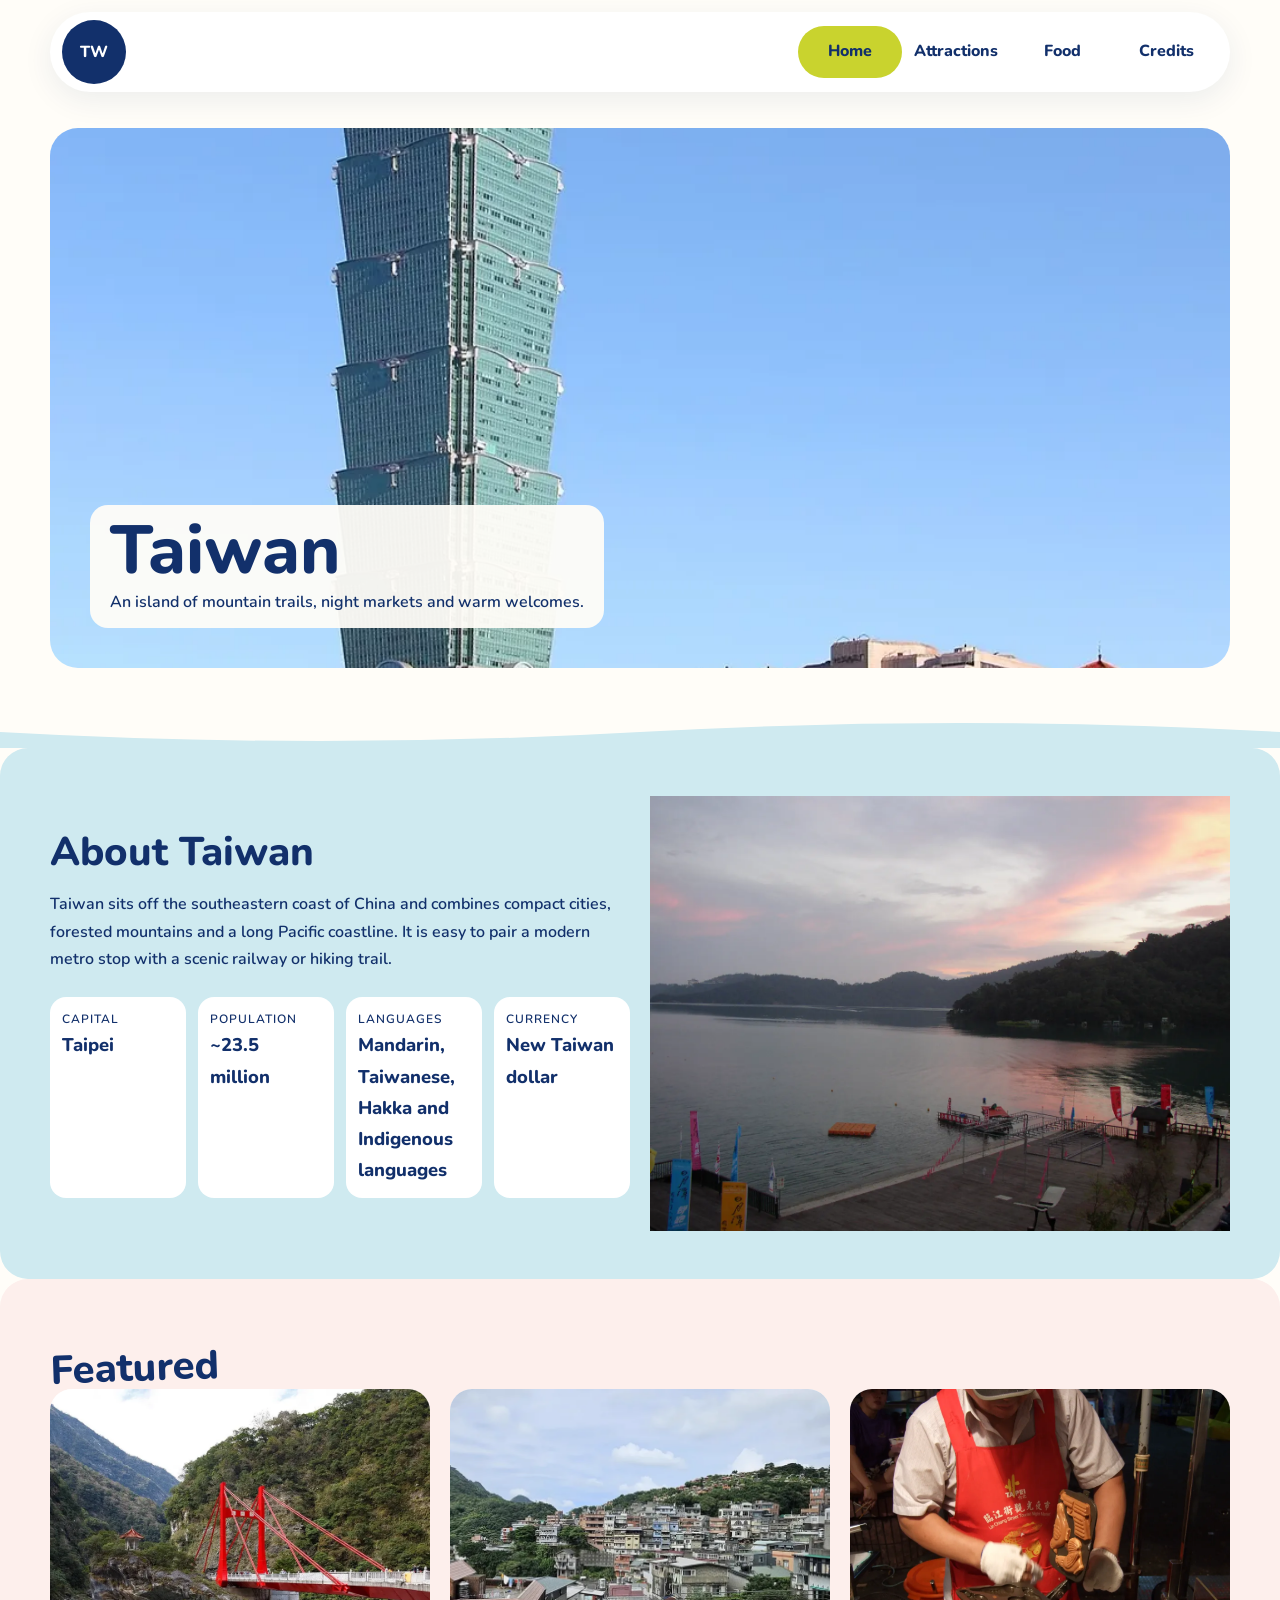
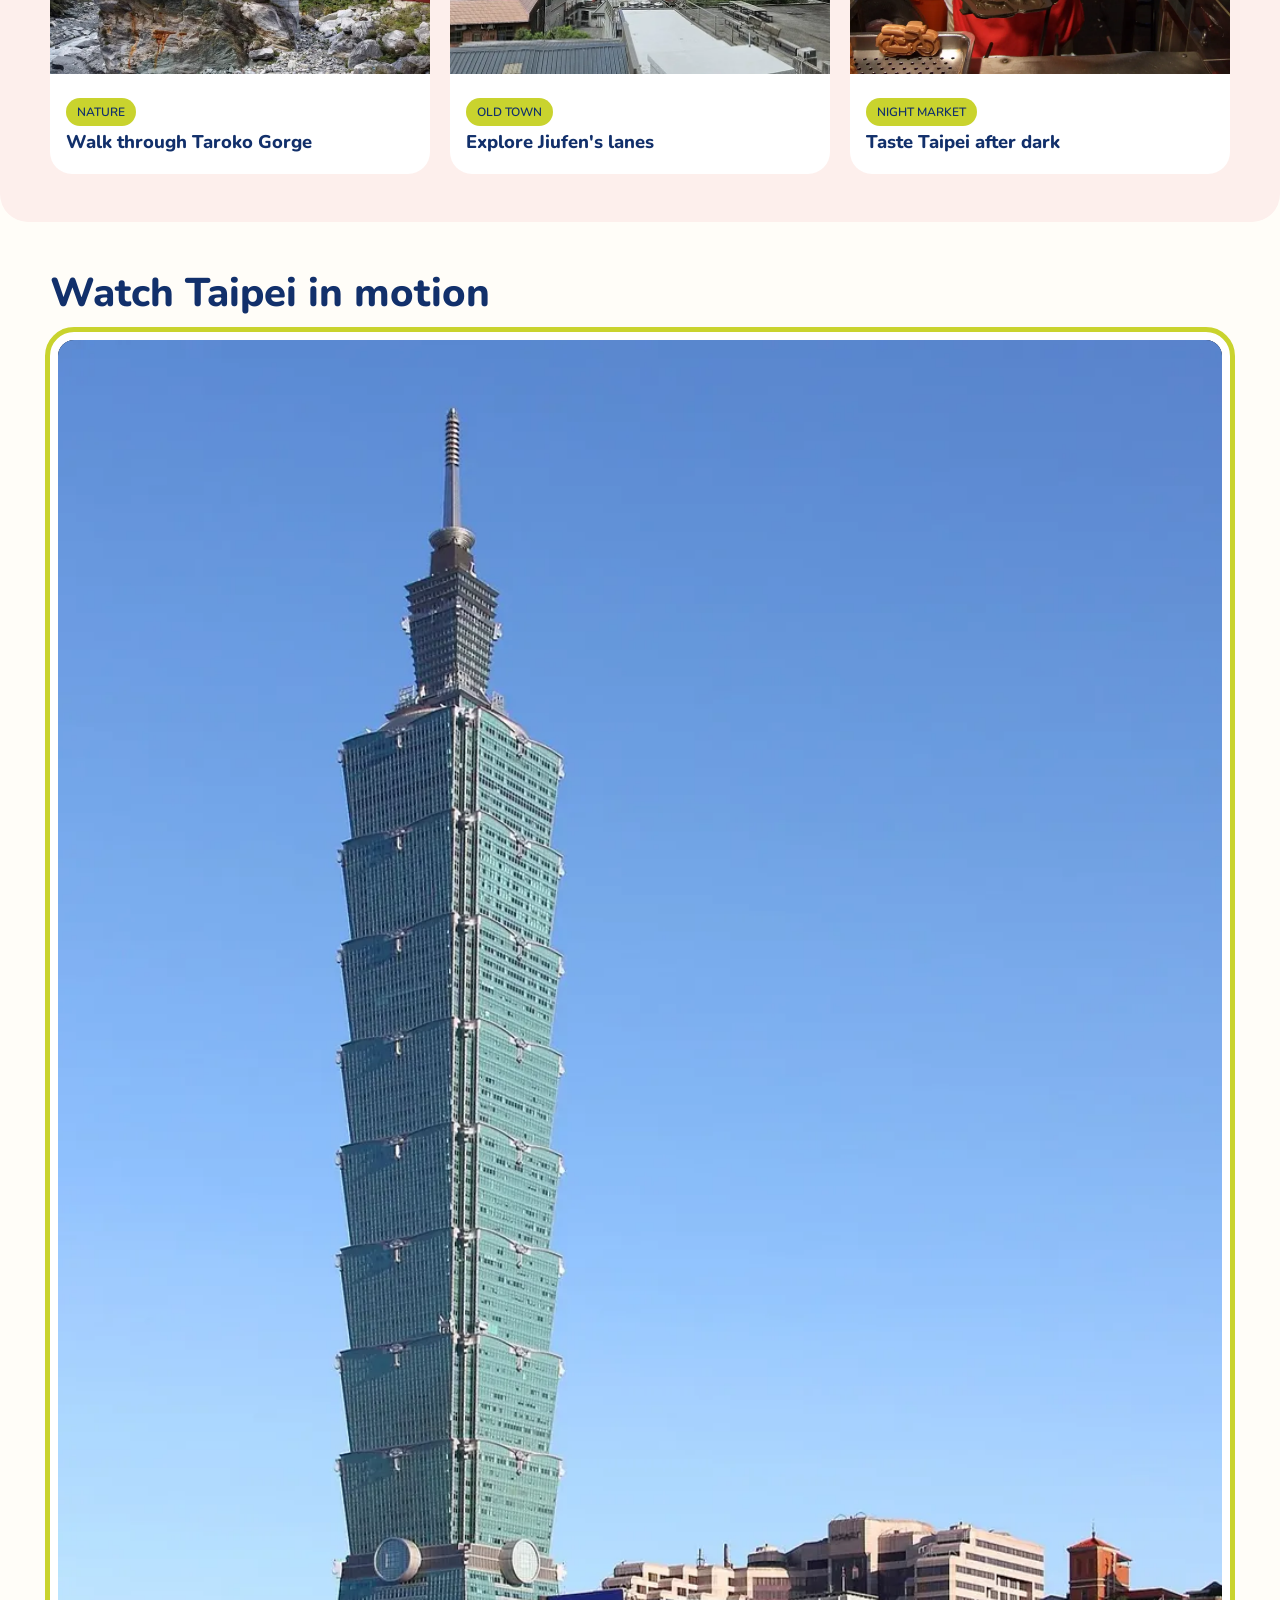
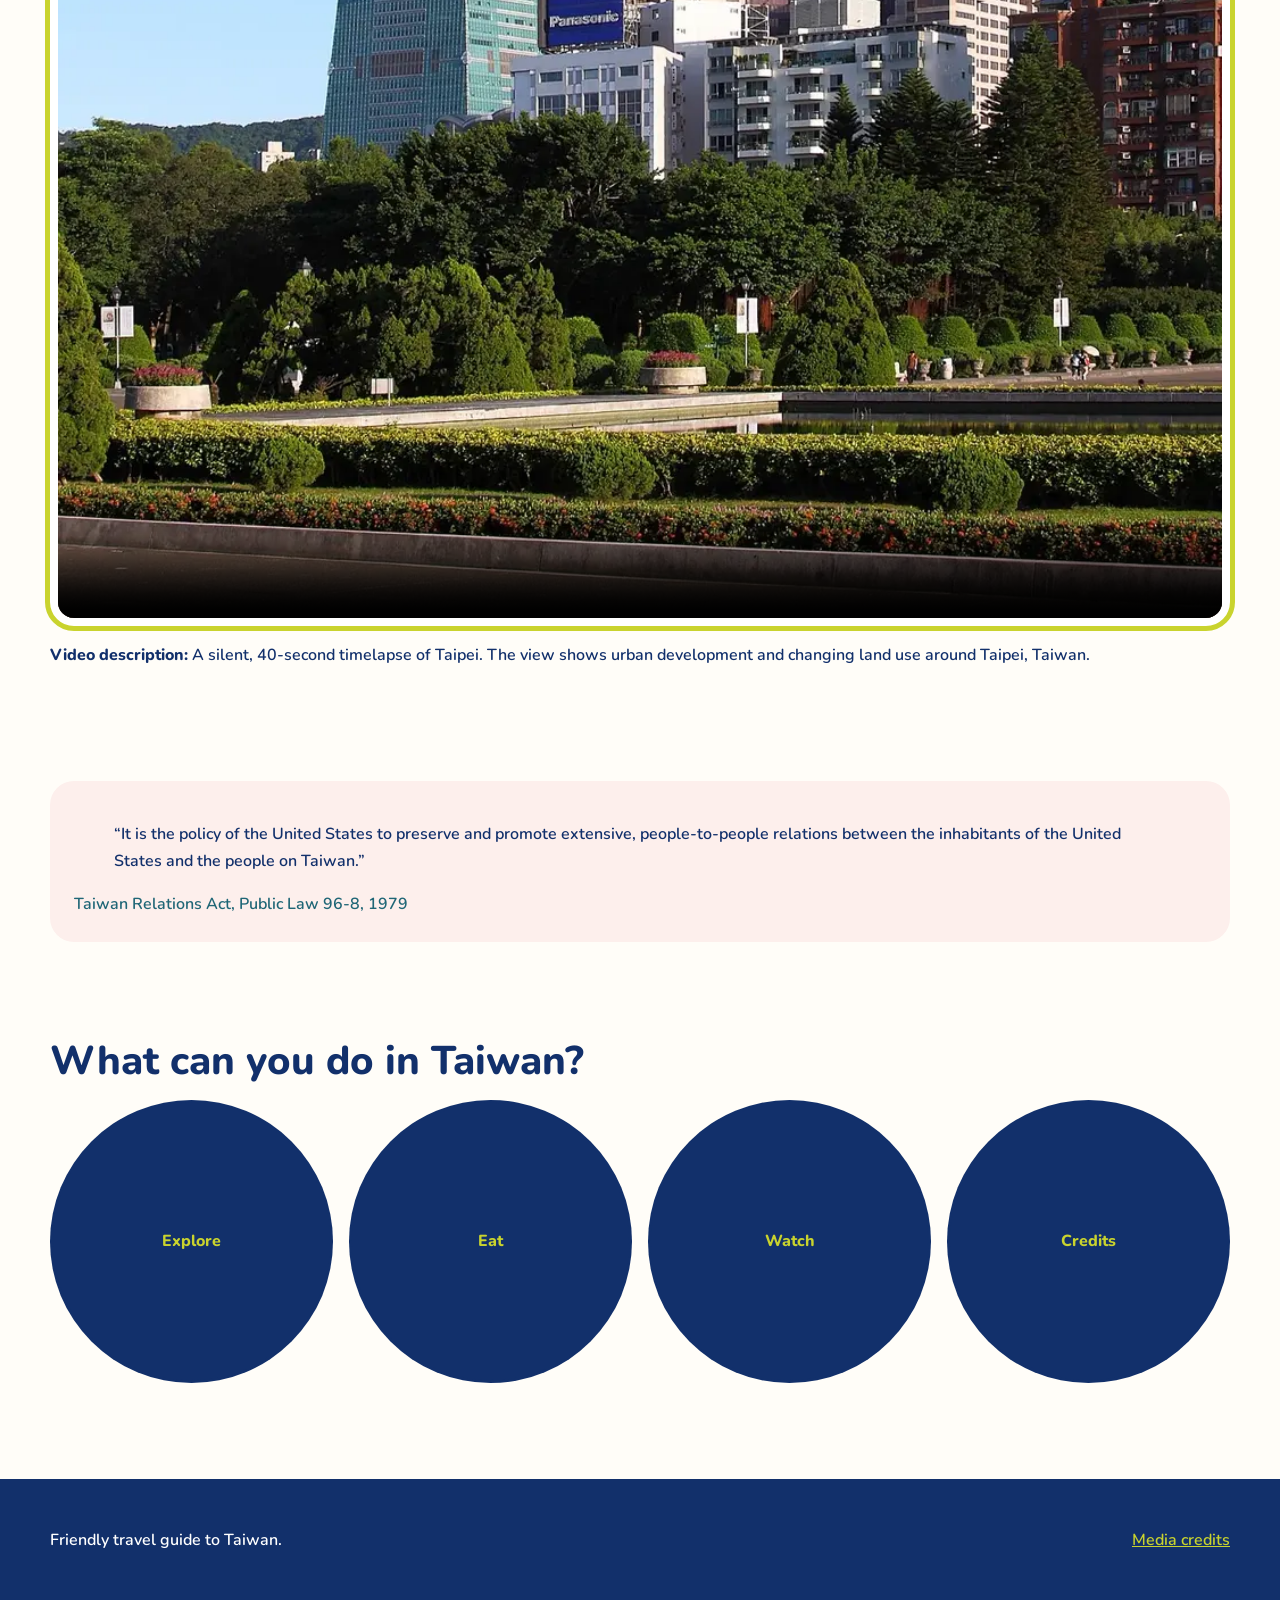
<file: index.html>
<!DOCTYPE html>
<html lang="en">
<head>
  <meta charset="utf-8">
  <meta name="viewport" content="width=device-width, initial-scale=1">
  <title>Taiwan | Friendly Travel Guide</title>
  <meta name="description" content="Discover Taiwan through quick facts, scenic attractions, famous food and a short Taipei timelapse.">
  <meta name="theme-color" content="#12306B">
  <link rel="icon" href="favicon.ico">
  <link rel="icon" href="favicon.svg" type="image/svg+xml">
  <link rel="apple-touch-icon" href="apple-touch-icon.png">
  <link rel="manifest" href="site.webmanifest">
  <link rel="stylesheet" href="css/normalize.css">
  <link rel="stylesheet" href="css/styles.css">
</head>
<body>
  <a class="skip-link" href="#main">Skip to main content</a>
  <header class="site-header">
    <div class="container header-panel">
      <a class="logo-badge" href="index.html" aria-label="Taiwan home">TW</a>
      <button class="menu-button" type="button" aria-expanded="false" aria-controls="site-menu">Menu</button>
      <nav aria-label="Main">
      <ul class="site-menu" id="site-menu">
        <li><a href="index.html" aria-current="page">Home</a></li>
        <li><a href="attractions.html">Attractions</a></li>
        <li><a href="food.html">Food</a></li>
        <li><a href="credits.html">Credits</a></li>
      </ul>
      </nav>
    </div>
  </header>
  <main id="main">
    <section class="hero">
      <div class="container hero-card">
        <img src="images/taipei-101.webp" alt="Taipei 101 rising above the city skyline" width="1024" height="1652">
        <div class="hero-title"><h1>Taiwan</h1><p>An island of mountain trails, night markets and warm welcomes.</p></div>
      </div>
    </section>
    <svg class="wave" viewBox="0 0 1440 32" preserveAspectRatio="none" aria-hidden="true"><path d="M0 16Q360 34 720 16T1440 16V32H0Z" fill="#CFEAF0"/></svg>
    <section class="section panel blue">
      <div class="container about-grid">
        <div>
          <h2>About Taiwan</h2>
          <p>Taiwan sits off the southeastern coast of China and combines compact cities, forested mountains and a long Pacific coastline. It is easy to pair a modern metro stop with a scenic railway or hiking trail.</p>
          <dl class="fact-list">
            <div><dt>Capital</dt><dd>Taipei</dd></div>
            <div><dt>Population</dt><dd>~23.5 million</dd></div>
            <div><dt>Languages</dt><dd>Mandarin, Taiwanese, Hakka and Indigenous languages</dd></div>
            <div><dt>Currency</dt><dd>New Taiwan dollar</dd></div>
          </dl>
        </div>
        <img src="images/sun-moon-lake.webp" alt="Mountain ridges surrounding a calm lake" width="1280" height="960" loading="lazy">
      </div>
    </section>
    <section class="section panel pink">
      <div class="container">
        <h2 class="pickup-heading">Featured</h2>
        <div class="card-grid">
          <article class="pickup-card"><a href="attractions.html"><img src="images/taroko.webp" alt="" width="1024" height="684" loading="lazy"><div class="card-copy"><span class="tag">Nature</span><h3>Walk through Taroko Gorge</h3></div></a></article>
          <article class="pickup-card"><a href="attractions.html"><img src="images/jiufen.webp" alt="" width="1024" height="578" loading="lazy"><div class="card-copy"><span class="tag">Old town</span><h3>Explore Jiufen's lanes</h3></div></a></article>
          <article class="pickup-card"><a href="food.html"><img src="images/night-market.webp" alt="" width="1280" height="960" loading="lazy"><div class="card-copy"><span class="tag">Night market</span><h3>Taste Taipei after dark</h3></div></a></article>
        </div>
      </div>
    </section>
    <section class="section" id="video">
      <div class="container">
        <h2>Watch Taipei in motion</h2>
        <video controls preload="metadata" poster="images/taipei-101.webp">
          <source src="video/taipei-timelapse.webm" type="video/webm">
          <p>Your browser cannot play the video. The clip shows Taipei changing through the Google Timelapse series.</p>
        </video>
        <p><strong>Video description:</strong> A silent, 40-second timelapse of Taipei. The view shows urban development and changing land use around Taipei, Taiwan.</p>
      </div>
    </section>
    <section class="section">
      <div class="container">
        <figure class="quote-card">
          <blockquote>
            “It is the policy of the United States to preserve and promote extensive, people-to-people relations between the inhabitants of the United States and the people on Taiwan.”
          </blockquote>
          <figcaption>Taiwan Relations Act, Public Law 96-8, 1979</figcaption>
        </figure>
      </div>
    </section>
    <section class="section">
      <div class="container">
        <h2>What can you do in Taiwan?</h2>
        <nav class="round-links" aria-label="Explore website">
          <a class="round-link" href="attractions.html">Explore</a>
          <a class="round-link" href="food.html">Eat</a>
          <a class="round-link" href="#video">Watch</a>
          <a class="round-link" href="credits.html">Credits</a>
        </nav>
      </div>
    </section>
  </main>
  <footer class="site-footer"><div class="container footer-inner"><p>Friendly travel guide to Taiwan.</p><a href="credits.html">Media credits</a></div></footer>
  <script src="js/nav.js"></script>
</body>
</html>
</file>
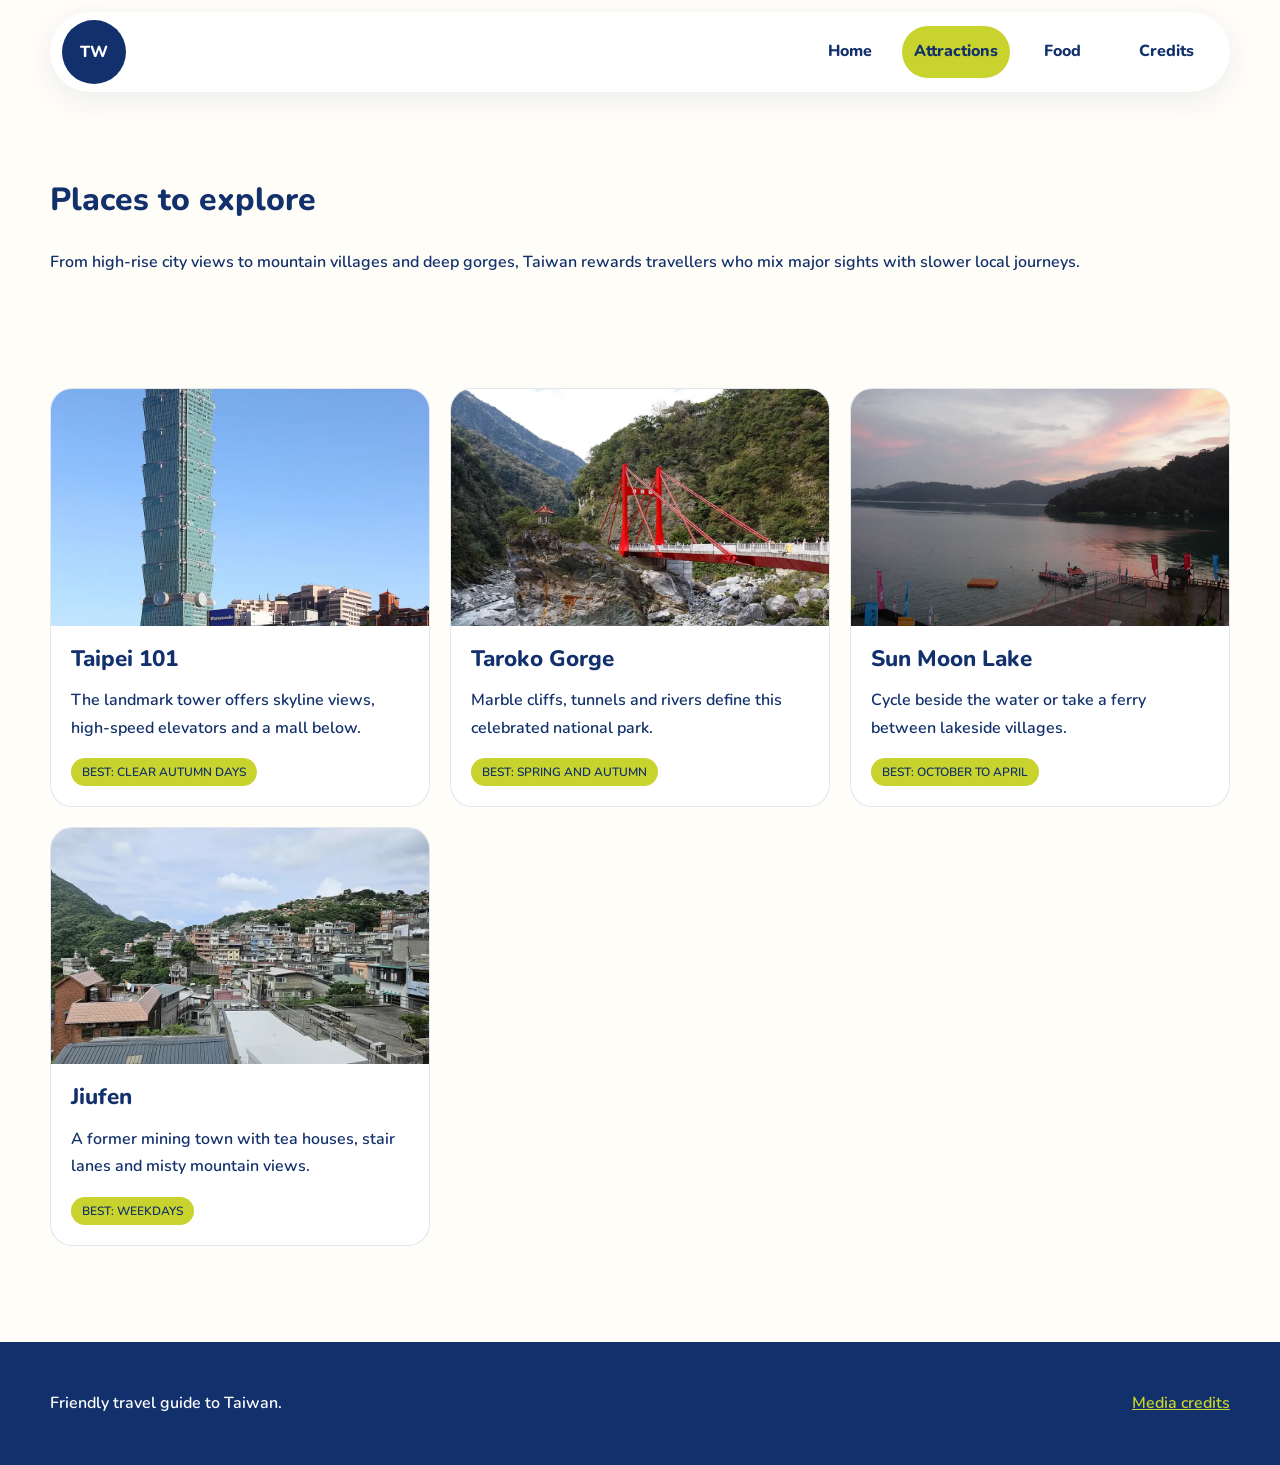
<file: attractions.html>
<!DOCTYPE html>
<html lang="en">
<head>
  <meta charset="utf-8">
  <meta name="viewport" content="width=device-width, initial-scale=1">
  <title>Taiwan Attractions | Friendly Travel Guide</title>
  <meta name="description" content="Explore Taipei 101, Taroko Gorge, Sun Moon Lake and Jiufen with simple travel tips.">
  <meta name="theme-color" content="#12306B">
  <link rel="icon" href="favicon.ico"><link rel="icon" href="favicon.svg" type="image/svg+xml">
  <link rel="apple-touch-icon" href="apple-touch-icon.png"><link rel="manifest" href="site.webmanifest">
  <link rel="stylesheet" href="css/normalize.css"><link rel="stylesheet" href="css/styles.css">
</head>
<body>
  <a class="skip-link" href="#main">Skip to main content</a>
  <header class="site-header"><div class="container header-panel">
    <a class="logo-badge" href="index.html" aria-label="Taiwan home">TW</a>
    <button class="menu-button" type="button" aria-expanded="false" aria-controls="site-menu">Menu</button>
    <nav aria-label="Main">
    <ul class="site-menu" id="site-menu"><li><a href="index.html">Home</a></li><li><a href="attractions.html" aria-current="page">Attractions</a></li><li><a href="food.html">Food</a></li><li><a href="credits.html">Credits</a></li></ul>
    </nav>
  </div></header>
  <main id="main">
    <section class="section"><div class="container"><h1>Places to explore</h1><p>From high-rise city views to mountain villages and deep gorges, Taiwan rewards travellers who mix major sights with slower local journeys.</p></div></section>
    <section class="section"><div class="container gallery">
      <article class="attraction-card"><img src="images/taipei-101.webp" alt="Taipei 101 seen from near its base" width="1024" height="1652" loading="lazy"><div><h2>Taipei 101</h2><p>The landmark tower offers skyline views, high-speed elevators and a mall below.</p><span class="tag">Best: clear autumn days</span></div></article>
      <article class="attraction-card"><img src="images/taroko.webp" alt="A road bridge crossing the dramatic Taroko Gorge" width="1024" height="684" loading="lazy"><div><h2>Taroko Gorge</h2><p>Marble cliffs, tunnels and rivers define this celebrated national park.</p><span class="tag">Best: spring and autumn</span></div></article>
      <article class="attraction-card"><img src="images/sun-moon-lake.webp" alt="Sun Moon Lake framed by green mountains" width="1280" height="960" loading="lazy"><div><h2>Sun Moon Lake</h2><p>Cycle beside the water or take a ferry between lakeside villages.</p><span class="tag">Best: October to April</span></div></article>
      <article class="attraction-card"><img src="images/jiufen.webp" alt="Hillside buildings and lanes in Jiufen" width="1024" height="578" loading="lazy"><div><h2>Jiufen</h2><p>A former mining town with tea houses, stair lanes and misty mountain views.</p><span class="tag">Best: weekdays</span></div></article>
    </div></section>
  </main>
  <footer class="site-footer"><div class="container footer-inner"><p>Friendly travel guide to Taiwan.</p><a href="credits.html">Media credits</a></div></footer>
  <script src="js/nav.js"></script>
</body>
</html>
</file>
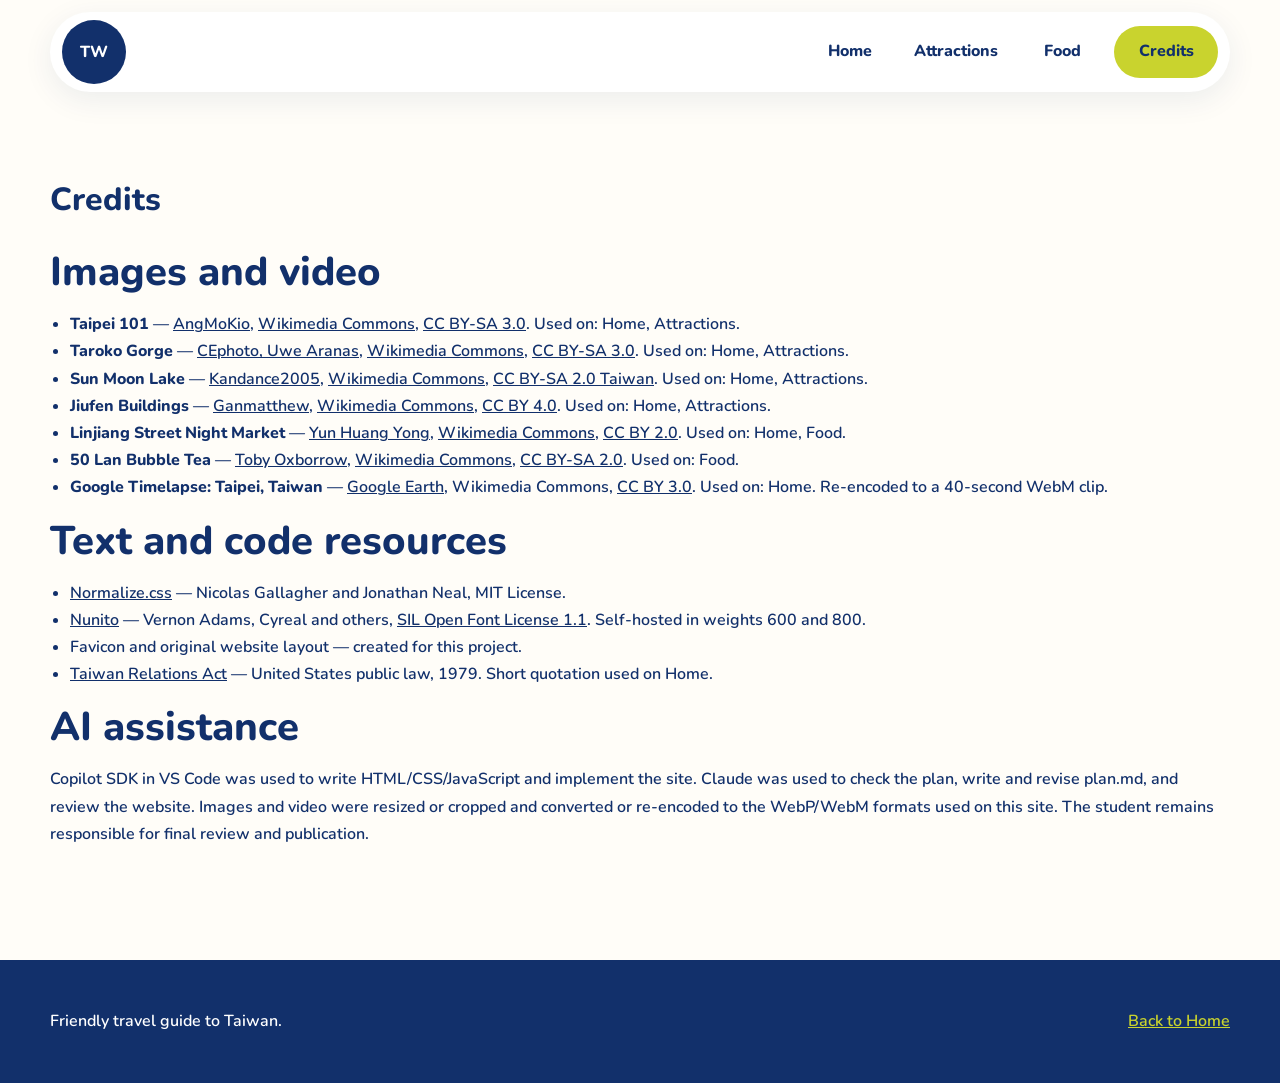
<file: credits.html>
<!DOCTYPE html>
<html lang="en">
<head>
  <meta charset="utf-8">
  <meta name="viewport" content="width=device-width, initial-scale=1">
  <title>Credits | Taiwan Travel Guide</title>
  <meta name="description" content="Credits and licenses for Taiwan website media, fonts, code resources and AI assistance.">
  <meta name="theme-color" content="#12306B">
  <link rel="icon" href="favicon.ico"><link rel="icon" href="favicon.svg" type="image/svg+xml">
  <link rel="apple-touch-icon" href="apple-touch-icon.png"><link rel="manifest" href="site.webmanifest">
  <link rel="stylesheet" href="css/normalize.css"><link rel="stylesheet" href="css/styles.css">
</head>
<body>
  <a class="skip-link" href="#main">Skip to main content</a>
  <header class="site-header"><div class="container header-panel">
    <a class="logo-badge" href="index.html" aria-label="Taiwan home">TW</a>
    <button class="menu-button" type="button" aria-expanded="false" aria-controls="site-menu">Menu</button>
    <nav aria-label="Main">
    <ul class="site-menu" id="site-menu"><li><a href="index.html">Home</a></li><li><a href="attractions.html">Attractions</a></li><li><a href="food.html">Food</a></li><li><a href="credits.html" aria-current="page">Credits</a></li></ul>
    </nav>
  </div></header>
  <main id="main">
    <section class="section"><div class="container"><h1>Credits</h1>
      <h2>Images and video</h2>
      <ul class="credits-list">
        <li><strong>Taipei 101</strong> — <a href="https://commons.wikimedia.org/wiki/User:AngMoKio">AngMoKio</a>, <a href="https://commons.wikimedia.org/wiki/File:Taipei_101_2009_amk-EditMylius.jpg">Wikimedia Commons</a>, <a href="https://creativecommons.org/licenses/by-sa/3.0">CC BY-SA 3.0</a>. Used on: Home, Attractions.</li>
        <li><strong>Taroko Gorge</strong> — <a href="https://commons.wikimedia.org/wiki/User:Ce_photo">CEphoto, Uwe Aranas</a>, <a href="https://commons.wikimedia.org/wiki/File:Taroko-Gorge_Hualien_Taiwan_Cihmu-Bridge-at-Taroko-National-Park-01.jpg">Wikimedia Commons</a>, <a href="https://creativecommons.org/licenses/by-sa/3.0">CC BY-SA 3.0</a>. Used on: Home, Attractions.</li>
        <li><strong>Sun Moon Lake</strong> — <a href="https://commons.wikimedia.org/wiki/User:Kandance2005">Kandance2005</a>, <a href="https://commons.wikimedia.org/wiki/File:Kandance2005_sun_moon_lake.jpg">Wikimedia Commons</a>, <a href="https://creativecommons.org/licenses/by-sa/2.0/tw/deed.en">CC BY-SA 2.0 Taiwan</a>. Used on: Home, Attractions.</li>
        <li><strong>Jiufen Buildings</strong> — <a href="https://commons.wikimedia.org/wiki/User:Ganmatthew">Ganmatthew</a>, <a href="https://commons.wikimedia.org/wiki/File:Jiufen_Buildings_1.jpg">Wikimedia Commons</a>, <a href="https://creativecommons.org/licenses/by/4.0">CC BY 4.0</a>. Used on: Home, Attractions.</li>
        <li><strong>Linjiang Street Night Market</strong> — <a href="https://commons.wikimedia.org/wiki/User:Yun_Huang_Yong">Yun Huang Yong</a>, <a href="https://commons.wikimedia.org/wiki/File:2007-10-23_pancakes_vendor_at_Linjiang_Street_Night_Market,_Taipei.jpg">Wikimedia Commons</a>, <a href="https://creativecommons.org/licenses/by/2.0">CC BY 2.0</a>. Used on: Home, Food.</li>
        <li><strong>50 Lan Bubble Tea</strong> — <a href="https://commons.wikimedia.org/wiki/User:Toby_Oxborrow">Toby Oxborrow</a>, <a href="https://commons.wikimedia.org/wiki/File:50_Lan_Bubble_Tea_20061226.jpg">Wikimedia Commons</a>, <a href="https://creativecommons.org/licenses/by-sa/2.0">CC BY-SA 2.0</a>. Used on: Food.</li>
        <li><strong>Google Timelapse: Taipei, Taiwan</strong> — <a href="https://commons.wikimedia.org/wiki/File:Google_Timelapse-_Taipei,_Taiwan.webm">Google Earth</a>, Wikimedia Commons, <a href="https://creativecommons.org/licenses/by/3.0">CC BY 3.0</a>. Used on: Home. Re-encoded to a 40-second WebM clip.</li>
      </ul>
      <h2>Text and code resources</h2>
      <ul class="credits-list">
        <li><a href="https://necolas.github.io/normalize.css/">Normalize.css</a> — Nicolas Gallagher and Jonathan Neal, MIT License.</li>
        <li><a href="https://fonts.google.com/specimen/Nunito">Nunito</a> — Vernon Adams, Cyreal and others, <a href="https://scripts.sil.org/OFL">SIL Open Font License 1.1</a>. Self-hosted in weights 600 and 800.</li>
        <li>Favicon and original website layout — created for this project.</li>
        <li><a href="https://www.govinfo.gov/content/pkg/STATUTE-94/pdf/STATUTE-94-Pg224.pdf">Taiwan Relations Act</a> — United States public law, 1979. Short quotation used on Home.</li>
      </ul>
      <h2>AI assistance</h2>
      <p>Copilot SDK in VS Code was used to write HTML/CSS/JavaScript and implement the site. Claude was used to check the plan, write and revise plan.md, and review the website. Images and video were resized or cropped and converted or re-encoded to the WebP/WebM formats used on this site. The student remains responsible for final review and publication.</p>
    </div></section>
  </main>
  <footer class="site-footer"><div class="container footer-inner"><p>Friendly travel guide to Taiwan.</p><a href="index.html">Back to Home</a></div></footer>
  <script src="js/nav.js"></script>
</body>
</html>
</file>
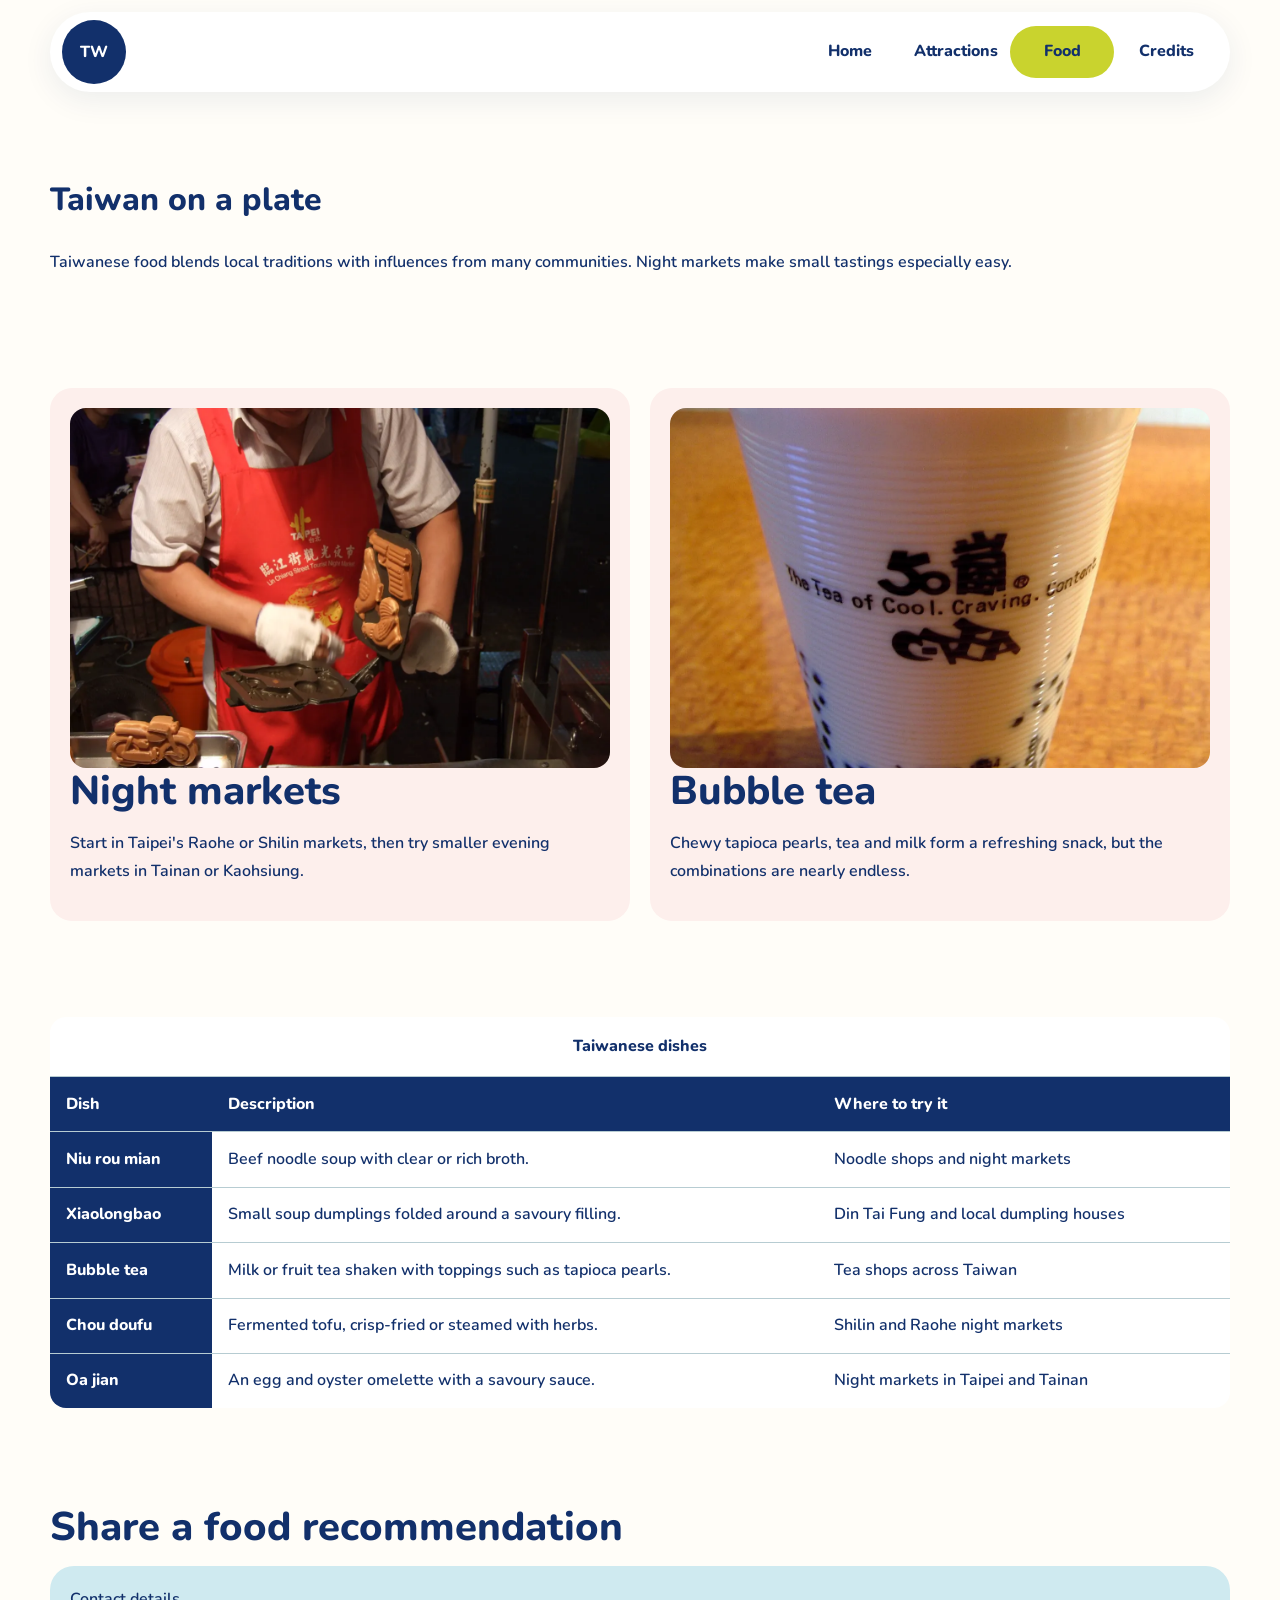
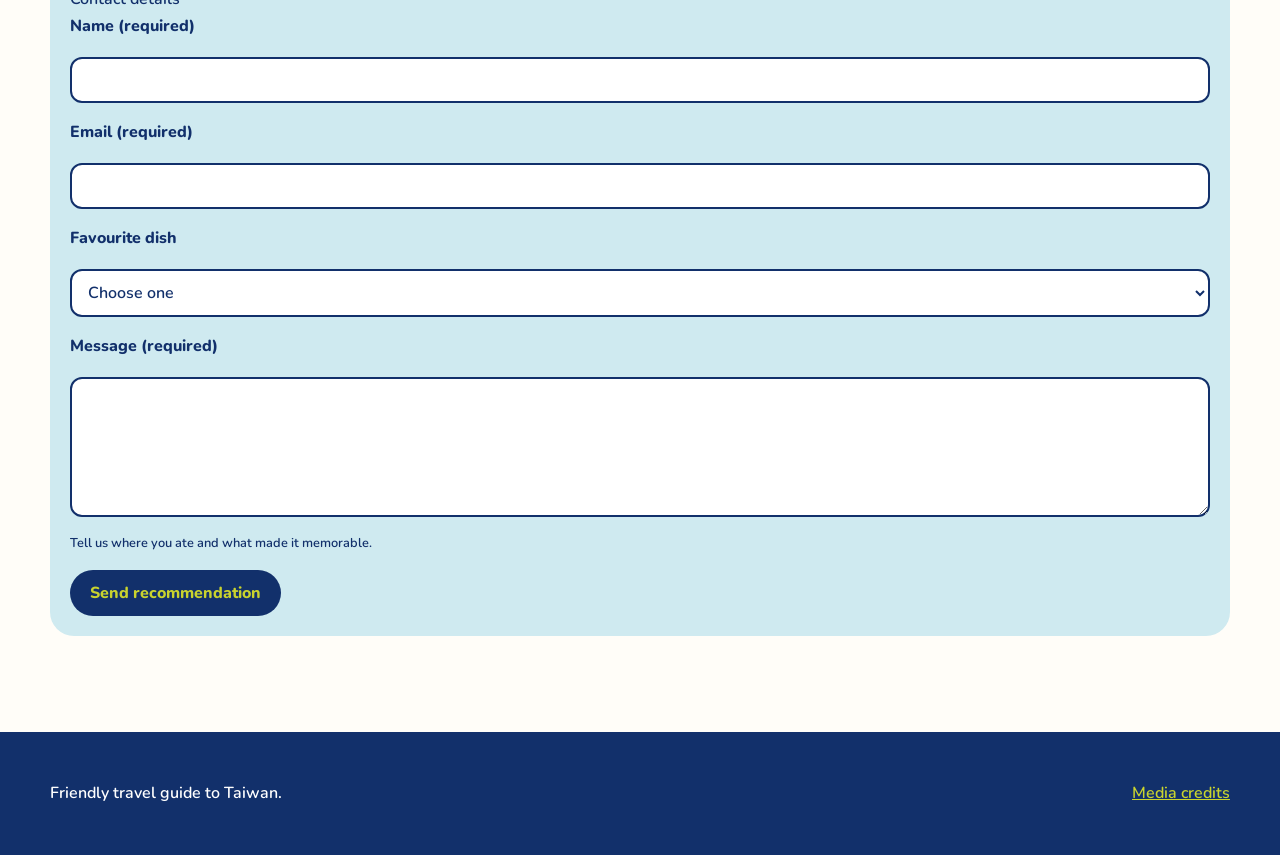
<file: food.html>
<!DOCTYPE html>
<html lang="en">
<head>
  <meta charset="utf-8">
  <meta name="viewport" content="width=device-width, initial-scale=1">
  <title>Taiwan Food | Friendly Travel Guide</title>
  <meta name="description" content="Taste Taiwan through niu rou mian, bubble tea, night markets and a local food table.">
  <meta name="theme-color" content="#12306B">
  <link rel="icon" href="favicon.ico"><link rel="icon" href="favicon.svg" type="image/svg+xml">
  <link rel="apple-touch-icon" href="apple-touch-icon.png"><link rel="manifest" href="site.webmanifest">
  <link rel="stylesheet" href="css/normalize.css"><link rel="stylesheet" href="css/styles.css">
</head>
<body>
  <a class="skip-link" href="#main">Skip to main content</a>
  <header class="site-header"><div class="container header-panel">
    <a class="logo-badge" href="index.html" aria-label="Taiwan home">TW</a>
    <button class="menu-button" type="button" aria-expanded="false" aria-controls="site-menu">Menu</button>
    <nav aria-label="Main">
    <ul class="site-menu" id="site-menu"><li><a href="index.html">Home</a></li><li><a href="attractions.html">Attractions</a></li><li><a href="food.html" aria-current="page">Food</a></li><li><a href="credits.html">Credits</a></li></ul>
    </nav>
  </div></header>
  <main id="main">
    <section class="section"><div class="container"><h1>Taiwan on a plate</h1><p>Taiwanese food blends local traditions with influences from many communities. Night markets make small tastings especially easy.</p></div></section>
    <section class="section"><div class="container food-grid">
      <div class="food-feature"><img src="images/night-market.webp" alt="A food stall in Linjiang Street Night Market" width="1280" height="960" loading="lazy"><h2>Night markets</h2><p>Start in Taipei's Raohe or Shilin markets, then try smaller evening markets in Tainan or Kaohsiung.</p></div>
      <div class="food-feature"><img src="images/bubble-tea.webp" alt="A Taiwanese bubble tea shop and drinks" width="1280" height="1704" loading="lazy"><h2>Bubble tea</h2><p>Chewy tapioca pearls, tea and milk form a refreshing snack, but the combinations are nearly endless.</p></div>
    </div></section>
    <section class="section"><div class="container">
      <section class="table-scroll" tabindex="0" aria-label="Scrollable table of Taiwanese dishes">
        <table>
          <caption>Taiwanese dishes</caption>
          <thead><tr><th scope="col">Dish</th><th scope="col">Description</th><th scope="col">Where to try it</th></tr></thead>
          <tbody>
            <tr><th scope="row">Niu rou mian</th><td>Beef noodle soup with clear or rich broth.</td><td>Noodle shops and night markets</td></tr>
            <tr><th scope="row">Xiaolongbao</th><td>Small soup dumplings folded around a savoury filling.</td><td>Din Tai Fung and local dumpling houses</td></tr>
            <tr><th scope="row">Bubble tea</th><td>Milk or fruit tea shaken with toppings such as tapioca pearls.</td><td>Tea shops across Taiwan</td></tr>
            <tr><th scope="row">Chou doufu</th><td>Fermented tofu, crisp-fried or steamed with herbs.</td><td>Shilin and Raohe night markets</td></tr>
            <tr><th scope="row">Oa jian</th><td>An egg and oyster omelette with a savoury sauce.</td><td>Night markets in Taipei and Tainan</td></tr>
          </tbody>
        </table>
      </section>
    </div></section>
    <section class="section"><div class="container">
      <h2>Share a food recommendation</h2>
      <form action="#" method="post">
        <fieldset><legend>Contact details</legend>
          <label for="name">Name (required)</label><input id="name" name="name" type="text" autocomplete="name" required>
          <label for="email">Email (required)</label><input id="email" name="email" type="email" autocomplete="email" required>
          <label for="dish">Favourite dish</label><select id="dish" name="dish"><option value="">Choose one</option><option>Niu rou mian</option><option>Xiaolongbao</option><option>Bubble tea</option><option>Chou doufu</option><option>Oa jian</option></select>
          <label for="message">Message (required)</label><textarea id="message" name="message" required aria-describedby="message-hint"></textarea><small id="message-hint">Tell us where you ate and what made it memorable.</small>
        </fieldset>
        <button class="submit-button" type="submit">Send recommendation</button>
      </form>
    </div></section>
  </main>
  <footer class="site-footer"><div class="container footer-inner"><p>Friendly travel guide to Taiwan.</p><a href="credits.html">Media credits</a></div></footer>
  <script src="js/nav.js"></script>
</body>
</html>
</file>
<file: css/styles.css>
:root {
  --cream: #fffdf8;
  --navy: #12306b;
  --blue: #cfeaf0;
  --pink: #fdefec;
  --lime: #c9d32e;
  --teal: #1f6676;
  --white: #fff;
}

@font-face {
  font-family: "Nunito";
  src: url("../fonts/nunito-600.woff2") format("woff2");
  font-weight: 600;
  font-style: normal;
  font-display: swap;
}
@font-face {
  font-family: "Nunito";
  src: url("../fonts/nunito-800.woff2") format("woff2");
  font-weight: 800;
  font-style: normal;
  font-display: swap;
}

* { box-sizing: border-box; }
html { scroll-behavior: smooth; }
body {
  margin: 0;
  background: var(--cream);
  color: var(--navy);
  font-family: "Nunito", Arial, sans-serif;
  font-size: 16px;
  font-weight: 600;
  line-height: 1.7;
}
img, video { max-width: 100%; height: auto; display: block; }
a { color: var(--navy); }
a:hover { text-decoration-thickness: 3px; }
:focus-visible { outline: 3px solid #d14900; outline-offset: 4px; }
.skip-link {
  position: absolute;
  left: 1rem;
  top: -100px;
  z-index: 100;
  background: var(--navy);
  color: var(--white);
  padding: .75rem 1rem;
  border-radius: 999px;
}
.skip-link:focus { top: 1rem; }
.container { width: min(100% - 2rem, 1180px); margin-inline: auto; }
.site-header { position: relative; z-index: 10; padding: .75rem 0; }
.header-panel {
  display: flex;
  align-items: center;
  justify-content: space-between;
  gap: 1rem;
  min-height: 76px;
  padding: .5rem .75rem;
  background: var(--white);
  border-radius: 36px;
  box-shadow: 0 8px 30px rgba(18,48,107,.08);
}
.logo-badge {
  display: grid;
  place-items: center;
  width: 64px;
  height: 64px;
  flex: 0 0 64px;
  border-radius: 50%;
  background: var(--navy);
  color: var(--white);
  font-weight: 800;
  text-decoration: none;
  text-align: center;
  line-height: 1;
}
.menu-button {
  min-width: 44px;
  min-height: 44px;
  border: 0;
  border-radius: 999px;
  background: var(--navy);
  color: var(--white);
  font: 800 1rem "Nunito", sans-serif;
  padding: .75rem 1rem;
  cursor: pointer;
}
.site-menu { display: grid; margin: 0; padding: 0; list-style: none; }
.js-nav .site-menu { display: none; }
.js-nav .site-menu.is-open { display: grid; width: 100%; }
.site-menu.is-open { display: grid; width: 100%; }
.site-menu li { text-align: center; }
.site-menu a {
  display: block;
  padding: .75rem;
  text-decoration: none;
  font-weight: 800;
  border-radius: 999px;
}
.site-menu a[aria-current="page"] { background: var(--lime); }
.js-nav .header-panel { flex-wrap: wrap; }
.js-nav .site-menu.is-open { padding-top: .5rem; }
.hero { padding: 1.5rem 0 3rem; }
.hero-card {
  position: relative;
  overflow: hidden;
  min-height: 430px;
  border-radius: 28px;
  background: #6bbfcf;
}
.hero-card img { width: 100%; height: 430px; object-fit: cover; }
.hero-title {
  position: absolute;
  left: 1rem;
  bottom: 1rem;
  max-width: calc(100% - 2rem);
  padding: .75rem 1.25rem;
  border-radius: 18px;
  background: rgba(255,253,248,.94);
}
.hero-title h1 { margin: 0; font-size: clamp(2.5rem, 12vw, 4.25rem); line-height: 1; }
.hero-title p { margin: .25rem 0 0; }
.wave { width: 100%; height: 32px; display: block; }
.panel { border-radius: 28px; margin-inline: 1rem; }
.pink { background: var(--pink); }
.blue { background: var(--blue); }
.section { padding: 3rem 0; }
.section h2 { margin: 0 0 1rem; font-size: clamp(1.9rem, 7vw, 2.5rem); line-height: 1.15; }
.about-grid, .card-grid { display: grid; gap: 1.25rem; }
.fact-list { display: grid; grid-template-columns: repeat(2, minmax(0,1fr)); gap: .75rem; margin: 1.5rem 0 0; }
.fact-list div { background: var(--white); border-radius: 16px; padding: .75rem; }
.fact-list dt { font-size: .75rem; letter-spacing: .08em; text-transform: uppercase; }
.fact-list dd { margin: 0; font-size: 1.15rem; font-weight: 800; }
.pickup-heading { transform: rotate(-2deg); }
.pickup-card { overflow: hidden; background: var(--white); border-radius: 22px; }
.pickup-card img { width: 100%; aspect-ratio: 4/3; object-fit: cover; }
.pickup-card h3 { margin: 0; font-size: 1.15rem; }
.pickup-card a { display: grid; gap: .5rem; height: 100%; text-decoration: none; }
.pickup-card .card-copy { padding: 1rem; }
.tag { display: inline-block; width: fit-content; padding: .25rem .7rem; border-radius: 999px; background: var(--lime); font-size: .75rem; text-transform: uppercase; }
video { width: 100%; border: 8px solid var(--white); border-radius: 24px; outline: 5px solid var(--lime); background: #000; }
.quote-card { background: var(--pink); border: 0; border-radius: 24px; margin: 0; padding: 1.5rem; }
.quote-card cite { display: block; margin-top: .75rem; color: var(--teal); }
.quote-card figcaption { margin-top: .75rem; color: var(--teal); }
.round-links { display: grid; grid-template-columns: repeat(2, 1fr); gap: 1rem; }
.round-link {
  display: grid;
  place-items: center;
  aspect-ratio: 1;
  border-radius: 50%;
  border: 3px dotted var(--navy);
  background: var(--navy);
  color: var(--lime);
  text-decoration: none;
  font-weight: 800;
  text-align: center;
}
.gallery { display: grid; gap: 1.25rem; }
.attraction-card { overflow: hidden; background: var(--white); border: 1px solid rgba(18,48,107,.12); border-radius: 22px; }
.attraction-card img { width: 100%; aspect-ratio: 16/10; object-fit: cover; }
.attraction-card div { padding: 1.25rem; }
.attraction-card h2 { font-size: 1.4rem; }
.table-scroll { overflow-x: auto; border-radius: 16px; background: var(--white); }
table { width: 100%; min-width: 620px; border-collapse: collapse; }
caption { padding: 1rem; font-weight: 800; }
th, td { padding: .85rem 1rem; text-align: left; border-top: 1px solid #b7ccd2; }
th { background: var(--navy); color: var(--white); }
.food-grid { display: grid; gap: 1.25rem; }
.food-feature { background: var(--pink); border-radius: 22px; padding: 1.25rem; }
.food-feature img { border-radius: 16px; width: 100%; max-height: 360px; object-fit: cover; }
form { display: grid; gap: 1rem; background: var(--blue); border-radius: 24px; padding: 1.25rem; }
fieldset { border: 0; padding: 0; margin: 0; display: grid; gap: 1rem; }
label { font-weight: 800; }
input, select, textarea {
  width: 100%;
  min-height: 44px;
  border: 2px solid var(--navy);
  border-radius: 12px;
  background: var(--white);
  color: var(--navy);
  font: 600 1rem "Nunito", sans-serif;
  padding: .65rem .75rem;
}
textarea { min-height: 140px; resize: vertical; }
.submit-button {
  justify-self: start;
  min-height: 44px;
  border: 0;
  border-radius: 999px;
  background: var(--navy);
  color: var(--lime);
  font: 800 1rem "Nunito", sans-serif;
  padding: .75rem 1.25rem;
  cursor: pointer;
}
.credits-list { padding-left: 1.25rem; }
.site-footer { margin-top: 3rem; background: var(--navy); color: var(--white); }
.footer-inner { display: flex; flex-wrap: wrap; align-items: center; justify-content: space-between; gap: 1rem; padding: 2rem 0; }
.site-footer a { color: var(--lime); }
@media (min-width: 600px) {
  .card-grid, .gallery, .food-grid { grid-template-columns: repeat(2, minmax(0,1fr)); }
  .round-links { grid-template-columns: repeat(4, 1fr); }
  .fact-list { grid-template-columns: repeat(4, minmax(0,1fr)); }
}
@media (min-width: 900px) {
  .header-panel { border-radius: 999px; }
  .header-panel nav { margin-left: auto; }
  .menu-button { display: none; }
  .site-menu, .js-nav .site-menu, .js-nav .site-menu.is-open { display: flex; margin-left: auto; width: auto; }
  .site-menu a { min-width: 104px; }
  .about-grid { grid-template-columns: 1fr 1fr; align-items: center; }
  .card-grid { grid-template-columns: repeat(3, minmax(0,1fr)); }
  .gallery { grid-template-columns: repeat(3, minmax(0,1fr)); }
  .food-grid { grid-template-columns: 1fr 1fr; }
  .hero-card, .hero-card img { min-height: 540px; height: 540px; }
  .hero-title { left: 2.5rem; bottom: 2.5rem; }
  .panel { margin-inline: auto; }
}
@media (prefers-reduced-motion: reduce) {
  html { scroll-behavior: auto; }
}

.header-panel { row-gap: 0; }
.header-panel .menu-button { margin-left: auto; }
.header-panel nav { flex-basis: 100%; }
@media (min-width: 900px) {
  .header-panel nav { flex-basis: auto; margin-left: auto; }
  .header-panel { border-radius: 999px; }
}
</file>
